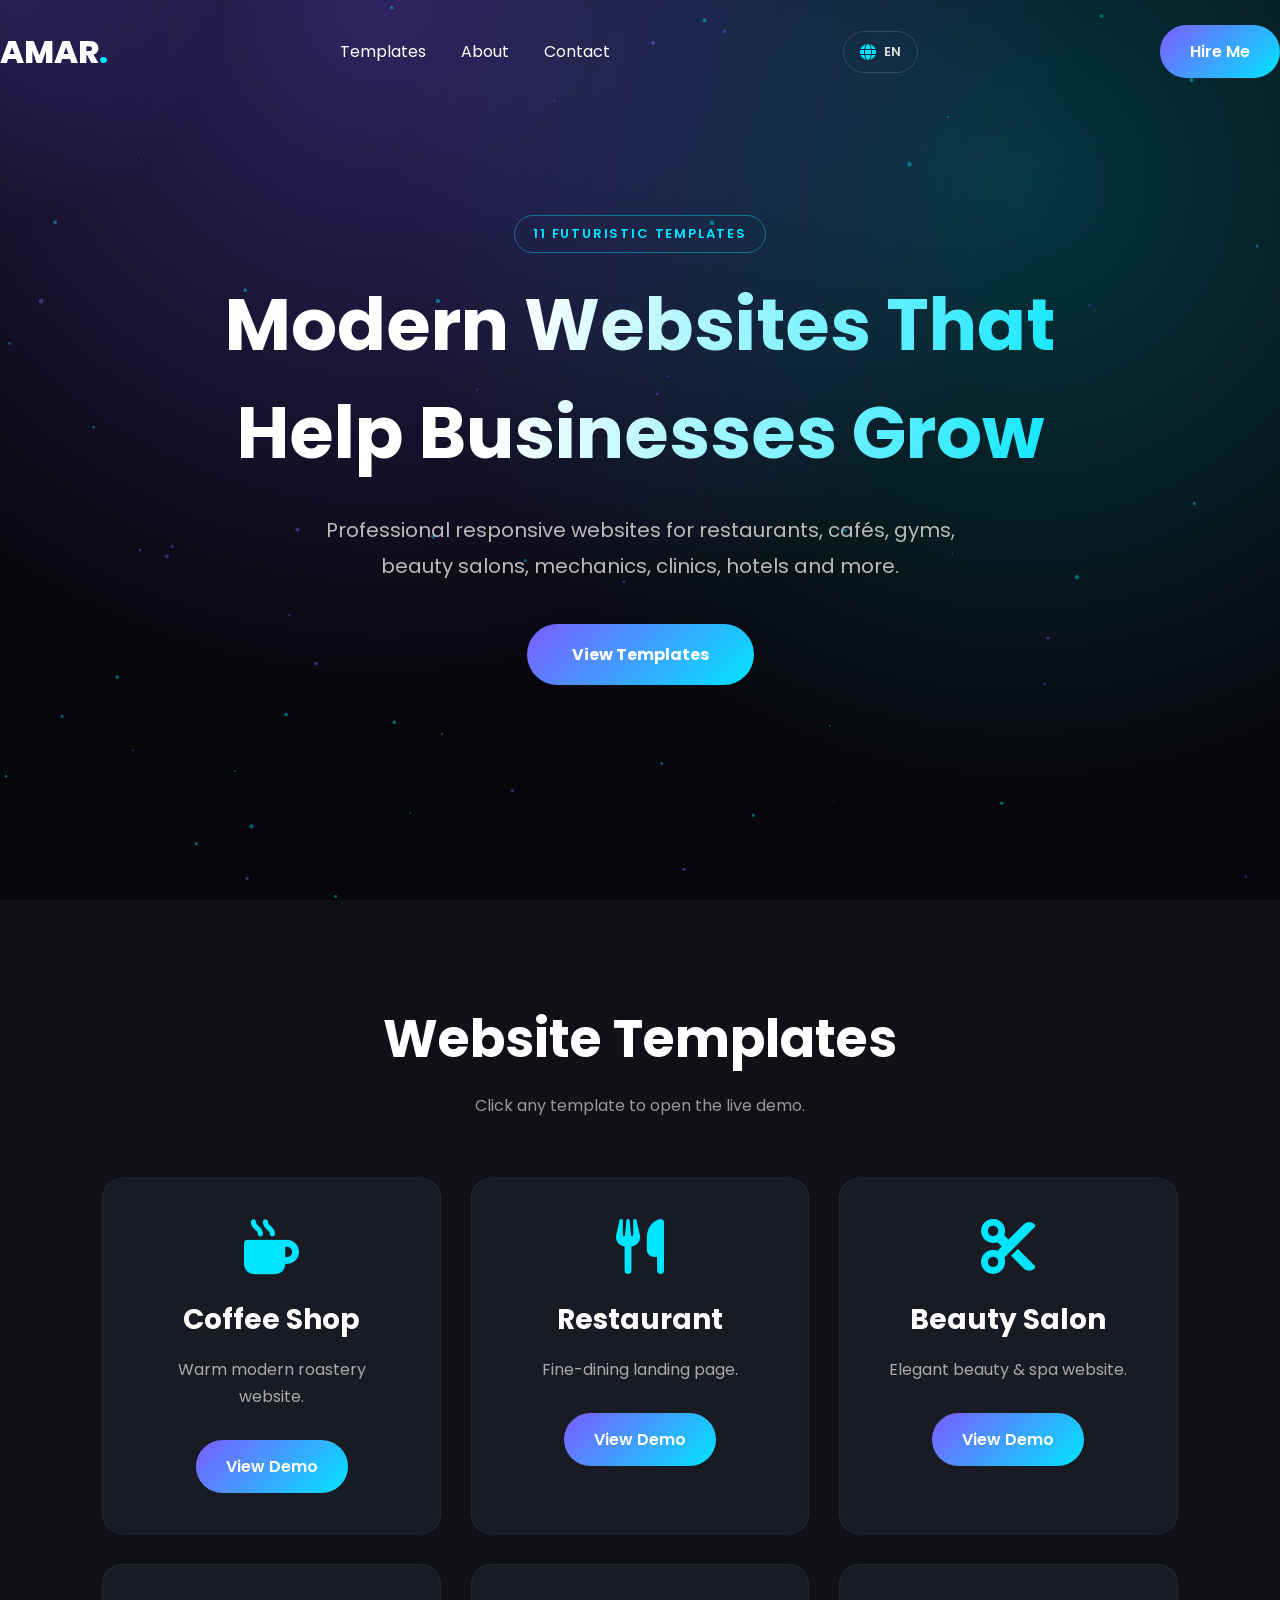
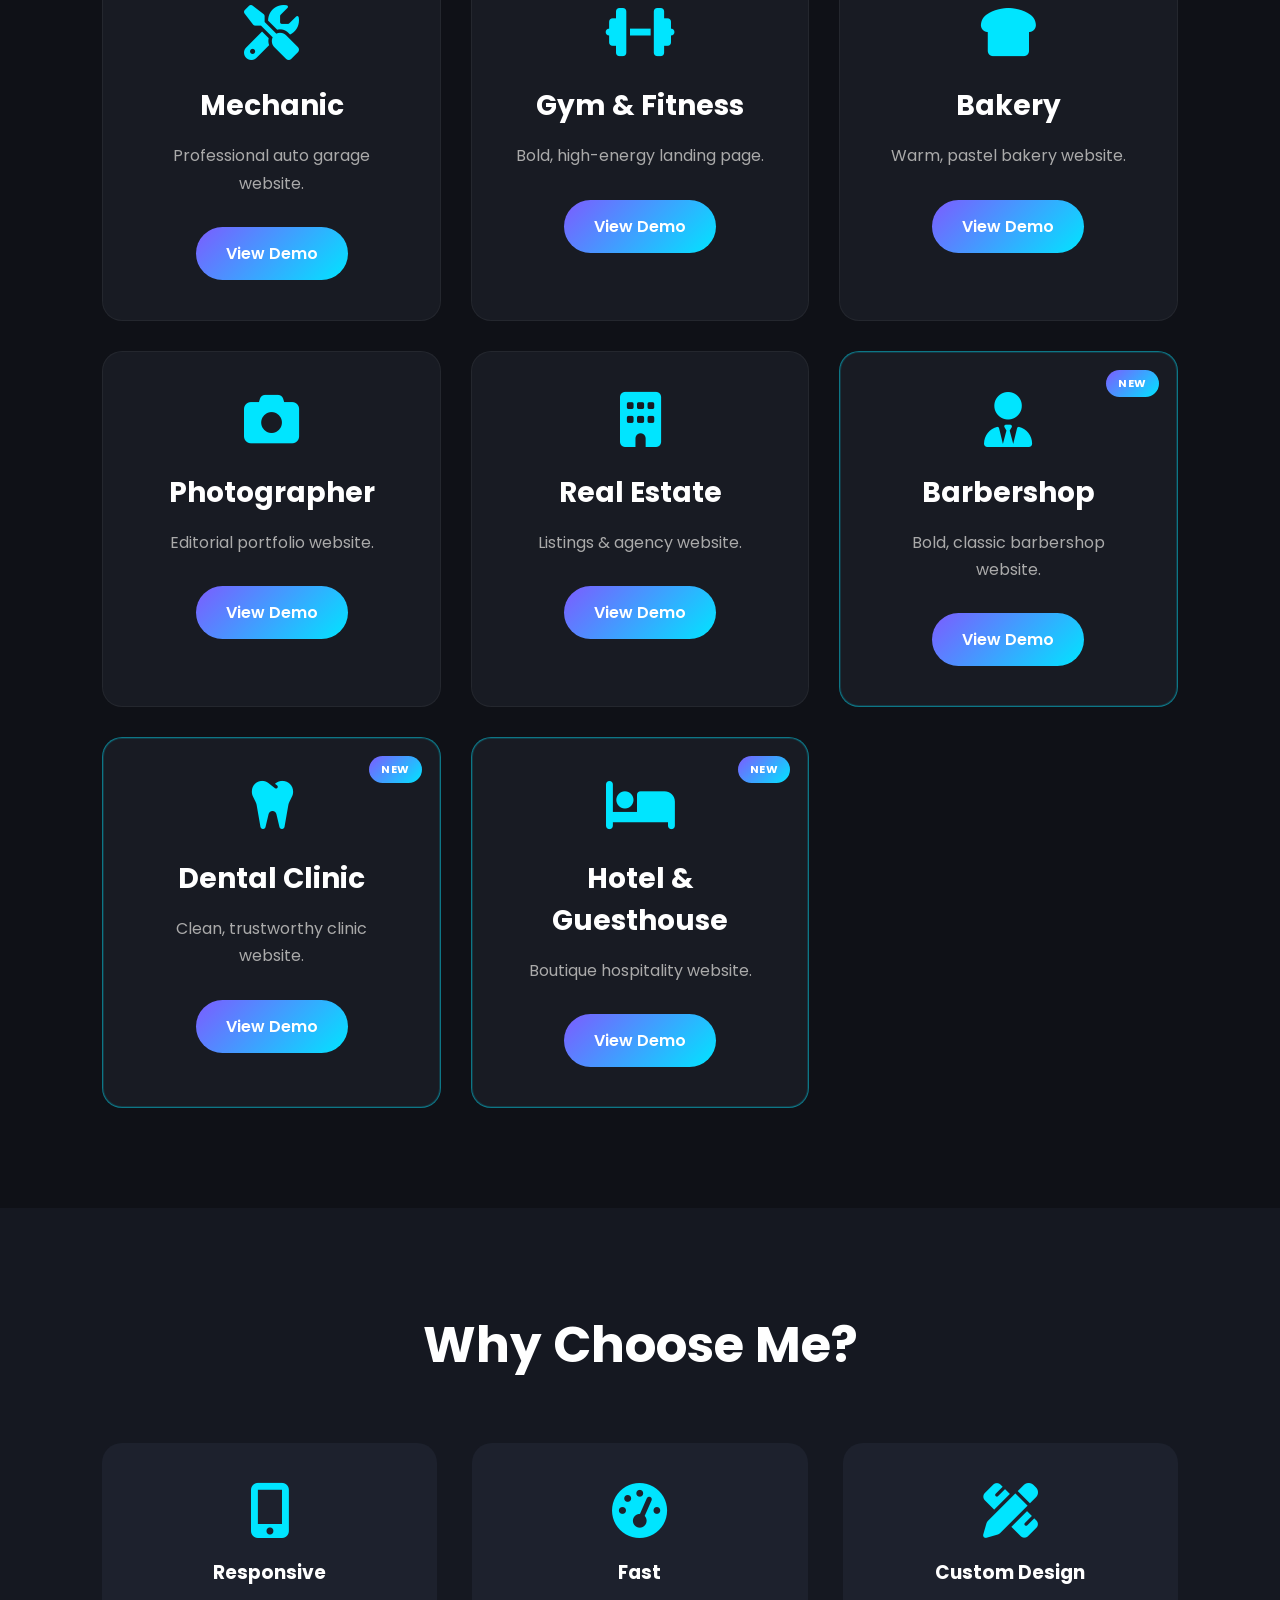
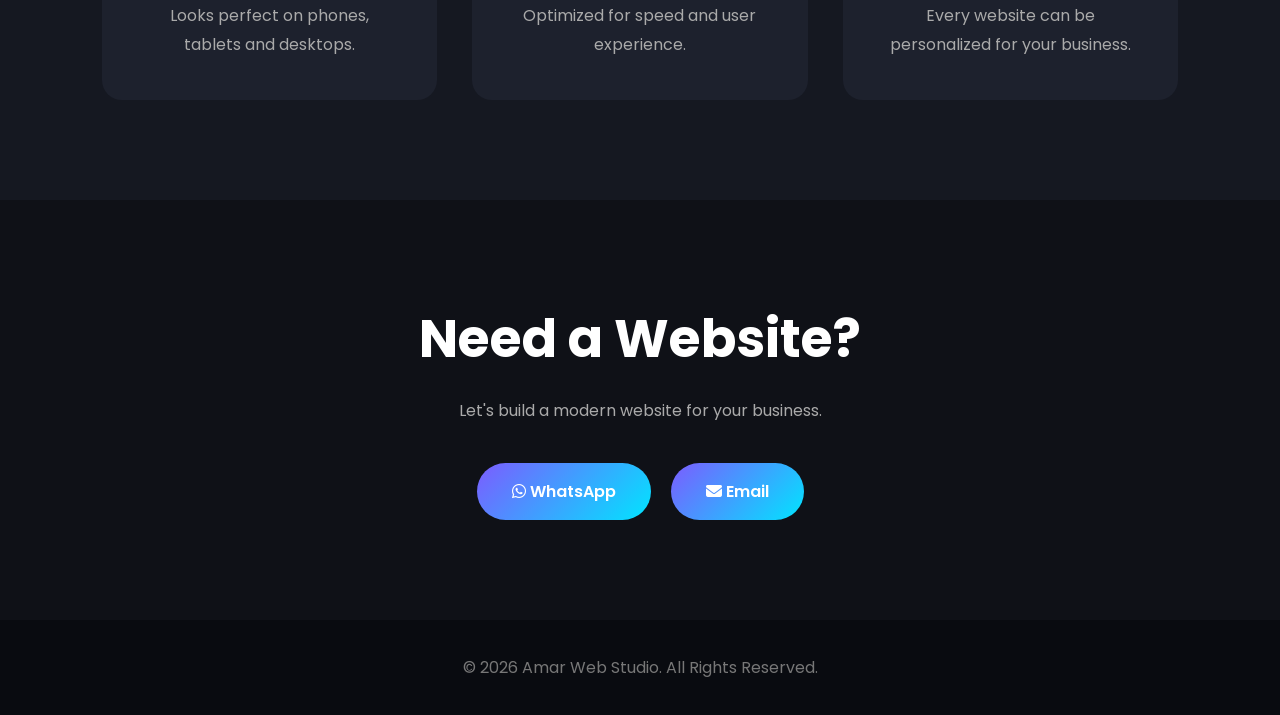
<file: index.html>
<!DOCTYPE html>
<html lang="en">
<head>

<meta charset="UTF-8">
<meta name="viewport" content="width=device-width, initial-scale=1.0">
<title>Amar Web Studio | Website Templates</title>
<meta name="description" content="Modern, responsive website templates for local businesses — cafés, restaurants, salons, gyms, clinics, and more.">

<link rel="preconnect" href="https://fonts.googleapis.com">
<link rel="preconnect" href="https://fonts.gstatic.com" crossorigin>
<link href="https://fonts.googleapis.com/css2?family=Poppins:wght@300;400;500;600;700;800&family=Cairo:wght@400;600;700;800&display=swap" rel="stylesheet">
<link rel="stylesheet" href="https://cdnjs.cloudflare.com/ajax/libs/font-awesome/6.6.0/css/all.min.css">
<link rel="stylesheet" href="style.css">

</head>

<body data-fx="particles" data-fx-color="124,92,255" data-fx-color2="0,229,255">

<header>
<nav>

<div class="logo">AMAR<span>.</span></div>

<ul>
<li><a href="#templates" data-i18n="nav.templates">Templates</a></li>
<li><a href="#about" data-i18n="nav.about">About</a></li>
<li><a href="#contact" data-i18n="nav.contact">Contact</a></li>
</ul>

<div class="lang-switch">
<button type="button" class="lang-globe" id="langGlobeBtn" aria-label="Change language">
<i class="fa-solid fa-globe"></i>
<span id="langGlobeCode">EN</span>
</button>
<div class="lang-dropdown" id="langDropdown">
<button type="button" class="lang-option active" data-lang="en">English</button>
<button type="button" class="lang-option" data-lang="fr">Français</button>
<button type="button" class="lang-option" data-lang="ar">العربية</button>
</div>
</div>

<a href="https://wa.me/213550030651?text=Hello%20Amar,%20I%20found%20your%20website%20portfolio%20and%20I'm%20interested%20in%20getting%20a%20website." class="btn" target="_blank" data-i18n="nav.hire">
Hire Me
</a>

</nav>
</header>

<section class="hero">

<div class="hero-inner">

<span class="eyebrow" data-i18n="hero.eyebrow">11 Futuristic Templates</span>

<h1 data-i18n="hero.title">
Modern Websites That Help Businesses Grow
</h1>

<p data-i18n="hero.subtitle">
Professional responsive websites for restaurants, cafés, gyms, beauty salons, mechanics, clinics, hotels and more.
</p>

<a href="#templates" class="hero-btn" data-i18n="hero.btn">
View Templates
</a>

</div>

</section>

<section id="templates" class="templates">

<h2 data-i18n="templates.title">Website Templates</h2>
<p data-i18n="templates.subtitle">Click any template to open the live demo.</p>

<div class="grid">

<div class="card">
<i class="fa-solid fa-mug-hot"></i>
<h3 data-i18n="templates.coffee.title">Coffee Shop</h3>
<p data-i18n="templates.coffee.desc">Warm modern roastery website.</p>
<a href="coffee/index.html" data-i18n="templates.demo">View Demo</a>
</div>

<div class="card">
<i class="fa-solid fa-utensils"></i>
<h3 data-i18n="templates.restaurant.title">Restaurant</h3>
<p data-i18n="templates.restaurant.desc">Fine-dining landing page.</p>
<a href="restaurant/index.html" data-i18n="templates.demo">View Demo</a>
</div>

<div class="card">
<i class="fa-solid fa-scissors"></i>
<h3 data-i18n="templates.beauty.title">Beauty Salon</h3>
<p data-i18n="templates.beauty.desc">Elegant beauty & spa website.</p>
<a href="beauty/index.html" data-i18n="templates.demo">View Demo</a>
</div>

<div class="card">
<i class="fa-solid fa-screwdriver-wrench"></i>
<h3 data-i18n="templates.mechanic.title">Mechanic</h3>
<p data-i18n="templates.mechanic.desc">Professional auto garage website.</p>
<a href="mechanic/index.html" data-i18n="templates.demo">View Demo</a>
</div>

<div class="card">
<i class="fa-solid fa-dumbbell"></i>
<h3 data-i18n="templates.gym.title">Gym & Fitness</h3>
<p data-i18n="templates.gym.desc">Bold, high-energy landing page.</p>
<a href="gym/index.html" data-i18n="templates.demo">View Demo</a>
</div>

<div class="card">
<i class="fa-solid fa-bread-slice"></i>
<h3 data-i18n="templates.bakery.title">Bakery</h3>
<p data-i18n="templates.bakery.desc">Warm, pastel bakery website.</p>
<a href="bakery/index.html" data-i18n="templates.demo">View Demo</a>
</div>

<div class="card">
<i class="fa-solid fa-camera"></i>
<h3 data-i18n="templates.photographer.title">Photographer</h3>
<p data-i18n="templates.photographer.desc">Editorial portfolio website.</p>
<a href="photographer/index.html" data-i18n="templates.demo">View Demo</a>
</div>

<div class="card">
<i class="fa-solid fa-building"></i>
<h3 data-i18n="templates.realestate.title">Real Estate</h3>
<p data-i18n="templates.realestate.desc">Listings & agency website.</p>
<a href="real-estate/index.html" data-i18n="templates.demo">View Demo</a>
</div>

<div class="card new">
<span class="badge" data-i18n="templates.new">New</span>
<i class="fa-solid fa-user-tie"></i>
<h3 data-i18n="templates.barbershop.title">Barbershop</h3>
<p data-i18n="templates.barbershop.desc">Bold, classic barbershop website.</p>
<a href="barbershop/index.html" data-i18n="templates.demo">View Demo</a>
</div>

<div class="card new">
<span class="badge" data-i18n="templates.new">New</span>
<i class="fa-solid fa-tooth"></i>
<h3 data-i18n="templates.dental.title">Dental Clinic</h3>
<p data-i18n="templates.dental.desc">Clean, trustworthy clinic website.</p>
<a href="dental-clinic/index.html" data-i18n="templates.demo">View Demo</a>
</div>

<div class="card new">
<span class="badge" data-i18n="templates.new">New</span>
<i class="fa-solid fa-bed"></i>
<h3 data-i18n="templates.hotel.title">Hotel & Guesthouse</h3>
<p data-i18n="templates.hotel.desc">Boutique hospitality website.</p>
<a href="hotel/index.html" data-i18n="templates.demo">View Demo</a>
</div>

</div>

</section>

<section id="about" class="about">

<h2 data-i18n="about.title">Why Choose Me?</h2>

<div class="features">

<div>
<i class="fa-solid fa-mobile-screen-button"></i>
<h3 data-i18n="about.responsive.title">Responsive</h3>
<p data-i18n="about.responsive.desc">Looks perfect on phones, tablets and desktops.</p>
</div>

<div>
<i class="fa-solid fa-gauge-high"></i>
<h3 data-i18n="about.fast.title">Fast</h3>
<p data-i18n="about.fast.desc">Optimized for speed and user experience.</p>
</div>

<div>
<i class="fa-solid fa-pen-ruler"></i>
<h3 data-i18n="about.custom.title">Custom Design</h3>
<p data-i18n="about.custom.desc">Every website can be personalized for your business.</p>
</div>

</div>

</section>

<section id="contact" class="contact">

<h2 data-i18n="contact.title">Need a Website?</h2>
<p data-i18n="contact.subtitle">Let's build a modern website for your business.</p>

<div class="buttons">

<a href="https://wa.me/213550030651?text=Hello%20Amar,%20I'm%20interested%20in%20your%20services." class="floating" target="_blank">
<i class="fa-brands fa-whatsapp"></i>
<span data-i18n="contact.whatsapp">WhatsApp</span>
</a>

<a href="mailto:amar.elhachemi.cherki@gmail.com?subject=Website%20Inquiry&body=Hello%20Amar,%20I%20would%20like%20to%20discuss%20a%20website%20project.">
<i class="fa-solid fa-envelope"></i>
<span data-i18n="contact.email">Email</span>
</a>

</div>

</section>

<footer>
<p data-i18n="footer.text">© 2026 Amar Web Studio. All Rights Reserved.</p>
</footer>

<script src="script.js"></script>

</body>
</html>
</file>
<file: style.css>
:root{
--accent:#7c5cff;
--accent-2:#00e5ff;
--glow:124,92,255;
--glow-2:0,229,255;
}

/* ===========================
RESET
=========================== */

*{
margin:0;
padding:0;
box-sizing:border-box;
scroll-behavior:smooth;
}

body{
font-family:'Poppins',sans-serif;
background:#0f1117;
color:#fff;
overflow-x:hidden;
}

a{
text-decoration:none;
color:inherit;
}

img{
max-width:100%;
display:block;
}

section{
padding:100px 8%;
}

/* ===========================
NAVBAR
=========================== */

header{
position:fixed;
top:0;
left:0;
width:100%;
z-index:999;
transition:.35s;
}

header.scrolled{
background:rgba(15,17,23,.92);
backdrop-filter:blur(15px);
box-shadow:0 10px 30px rgba(0,0,0,.4);
}

nav{

max-width:1300px;
margin:auto;

display:flex;
justify-content:space-between;
align-items:center;

padding:25px 0;

}

.logo{

font-size:32px;
font-weight:800;

}

.logo span{

color:var(--accent-2);

}

nav ul{

display:flex;
gap:35px;

list-style:none;

}

nav ul a{

transition:.3s;

}

nav ul a:hover{

color:var(--accent-2);

}

.btn{

background:linear-gradient(135deg,var(--accent),var(--accent-2));

padding:14px 30px;

border-radius:40px;

font-weight:600;

transition:.3s;

}

.btn:hover{

transform:translateY(-5px);

box-shadow:0 15px 35px -6px rgba(var(--glow),.6);

}

/* ===========================
HERO
=========================== */

.hero{

height:100vh;

display:flex;
flex-direction:column;
justify-content:center;
align-items:center;

text-align:center;

position:relative;
overflow:hidden;

background:

radial-gradient(circle at 30% 0%, rgba(var(--glow),.35), transparent 55%),
radial-gradient(circle at 80% 20%, rgba(var(--glow-2),.22), transparent 50%),
#07060b;

}

.hero-inner{

position:relative;
z-index:2;

display:flex;
flex-direction:column;
align-items:center;

}

.hero h1{

font-size:72px;

max-width:900px;

margin-bottom:25px;

background:linear-gradient(100deg,#fff 35%,var(--accent-2));
-webkit-background-clip:text;
background-clip:text;
color:transparent;

}

.grad{
background:linear-gradient(100deg,var(--accent),var(--accent-2));
-webkit-background-clip:text;
background-clip:text;
color:transparent;
}

.hero p{

font-size:20px;

color:#bbb;

max-width:700px;

line-height:1.8;

margin-bottom:40px;

}

.hero-btn{

background:linear-gradient(135deg,var(--accent),var(--accent-2));

padding:18px 45px;

border-radius:50px;

font-weight:700;

transition:.3s;

}

.hero-btn:hover{

transform:scale(1.05);

}

/* ===========================
TEMPLATES
=========================== */

.templates{

text-align:center;

}

.templates h2{

font-size:52px;

margin-bottom:15px;

}

.templates>p{

color:#999;

margin-bottom:60px;

}

.grid{

max-width:1300px;

margin:auto;

display:grid;

grid-template-columns:repeat(auto-fit,minmax(300px,1fr));

gap:30px;

}

.card{

background:#181b23;

padding:40px;

border-radius:20px;

transition:.35s;

border:1px solid rgba(255,255,255,.05);

}

.card:hover{

transform:translateY(-12px);

border-color:var(--accent-2);

box-shadow:0 20px 45px -10px rgba(var(--glow),.35);

}

.card i{

font-size:55px;

color:var(--accent-2);

margin-bottom:25px;

}

.card h3{

font-size:28px;

margin-bottom:15px;

}

.card p{

color:#aaa;

line-height:1.7;

margin-bottom:30px;

}

.card a{

display:inline-block;

padding:14px 30px;

background:linear-gradient(135deg,var(--accent),var(--accent-2));

border-radius:40px;

font-weight:600;

transition:.3s;

}

.card a:hover{

background:white;

color:#111;

}

/* ===========================
ABOUT
=========================== */

.about{

background:#151821;

text-align:center;

}

.about h2{

font-size:50px;

margin-bottom:60px;

}

.features{

max-width:1200px;

margin:auto;

display:grid;

grid-template-columns:repeat(auto-fit,minmax(280px,1fr));

gap:35px;

}

.features div{

background:#1d212d;

padding:40px;

border-radius:20px;

transition:.35s;

}

.features div:hover{

transform:translateY(-10px);

}

.features i{

font-size:55px;

color:var(--accent-2);

margin-bottom:20px;

}

.features h3{

margin-bottom:15px;

}

.features p{

color:#aaa;

line-height:1.8;

}

/* ===========================
CONTACT
=========================== */

.contact{

text-align:center;

}

.contact h2{

font-size:52px;

margin-bottom:20px;

}

.contact p{

color:#aaa;

margin-bottom:40px;

}

.buttons{

display:flex;

justify-content:center;

gap:20px;

flex-wrap:wrap;

}

.buttons a{

padding:16px 35px;

background:linear-gradient(135deg,var(--accent),var(--accent-2));

border-radius:50px;

font-weight:600;

transition:.3s;

}

.buttons a:hover{

transform:translateY(-5px);

}

/* ===========================
FOOTER
=========================== */

footer{

background:#090b10;

padding:35px;

text-align:center;

color:#777;

}

/* ===========================
ANIMATIONS
=========================== */

.hidden{

opacity:0;

transform:translateY(60px);

transition:1s;

}

.show{

opacity:1;

transform:translateY(0);

}

/* ===========================
FX LAYER (particles, cursor glow, scroll progress)
=========================== */

.fx-canvas{
position:absolute;
inset:0;
width:100%;
height:100%;
z-index:0;
pointer-events:none;
opacity:.6;
}

.cursor-glow{
position:fixed;
top:0;
left:0;
width:460px;
height:460px;
border-radius:50%;
background:radial-gradient(circle, rgba(var(--glow),.16), transparent 70%);
pointer-events:none;
z-index:900;
transform:translate(-50%,-50%);
}

.scroll-progress{
position:fixed;
top:0;
left:0;
height:3px;
width:0%;
background:linear-gradient(90deg,var(--accent),var(--accent-2));
z-index:1001;
transition:width .1s linear;
}

/* ===========================
RESPONSIVE
=========================== */

@media(max-width:900px){

.hero h1{

font-size:46px;

}

nav ul{

display:none;

}

nav{

gap:12px;

}

.btn{

padding:10px 20px;

font-size:14px;

}

.templates h2,
.about h2,
.contact h2{

font-size:40px;

}

}
.hero .eyebrow{
display:inline-block;
font-size:13px;
letter-spacing:.14em;
text-transform:uppercase;
color:var(--accent-2);
font-weight:600;
margin-bottom:18px;
border:1px solid rgba(var(--glow-2),.4);
padding:8px 18px;
border-radius:30px;
}

.card{position:relative;}

.card.new{border-color:rgba(var(--glow-2),.45);box-shadow:0 0 0 1px rgba(var(--glow-2),.15) inset;}

.card .badge{
position:absolute;
top:18px;
right:18px;
background:linear-gradient(135deg,var(--accent),var(--accent-2));
color:#fff;
font-size:11px;
font-weight:700;
letter-spacing:.05em;
text-transform:uppercase;
padding:5px 12px;
border-radius:20px;
}

html[dir="rtl"] .card .badge{
right:auto;
left:18px;
}

.lang-switch{

position:relative;

margin-right:10px;

}

.lang-globe{

display:flex;

align-items:center;

gap:8px;

background:transparent;

border:1px solid rgba(255,255,255,.15);

color:#ddd;

padding:10px 16px;

border-radius:30px;

font-family:'Poppins',sans-serif;

font-size:13px;

font-weight:600;

cursor:pointer;

transition:.3s;

}

.lang-globe i{

font-size:16px;

color:var(--accent-2);

}

.lang-globe:hover{

border-color:var(--accent-2);

color:#fff;

}

.lang-dropdown{

position:absolute;

top:calc(100% + 12px);

right:0;

background:#181b23;

border:1px solid rgba(255,255,255,.08);

border-radius:14px;

padding:8px;

min-width:150px;

display:flex;

flex-direction:column;

gap:4px;

box-shadow:0 20px 45px rgba(0,0,0,.45);

opacity:0;

visibility:hidden;

transform:translateY(-8px);

transition:.25s;

z-index:1000;

}

.lang-dropdown.open{

opacity:1;

visibility:visible;

transform:translateY(0);

}

.lang-option{

background:transparent;

border:none;

color:#bbb;

text-align:left;

padding:10px 14px;

border-radius:8px;

font-family:'Poppins',sans-serif;

font-size:14px;

font-weight:500;

cursor:pointer;

transition:.2s;

}

.lang-option:hover{

background:rgba(79,140,255,.12);

color:#fff;

}

.lang-option.active{

background:linear-gradient(135deg,var(--accent),var(--accent-2));

color:#fff;

}

@media(max-width:900px){

.lang-switch{

margin-right:0;

}

.lang-globe span{

display:none;

}

.lang-globe{

padding:10px 14px;

}

.lang-dropdown{

right:auto;

left:50%;

transform:translate(-50%,-8px);

}

.lang-dropdown.open{

transform:translate(-50%,0);

}

}

/* ===========================
RTL SUPPORT (Arabic, added)
=========================== */

html[dir="rtl"] body{

font-family:'Cairo','Poppins',sans-serif;

}

html[dir="rtl"] nav ul{

padding-right:0;

}

html[dir="rtl"] .buttons{

flex-direction:row-reverse;

}

html[dir="rtl"] .lang-switch{

margin-right:0;

margin-left:10px;

}

html[dir="rtl"] .lang-dropdown{

right:auto;

left:0;

}

html[dir="rtl"] .lang-option{

text-align:right;

}
</file>
